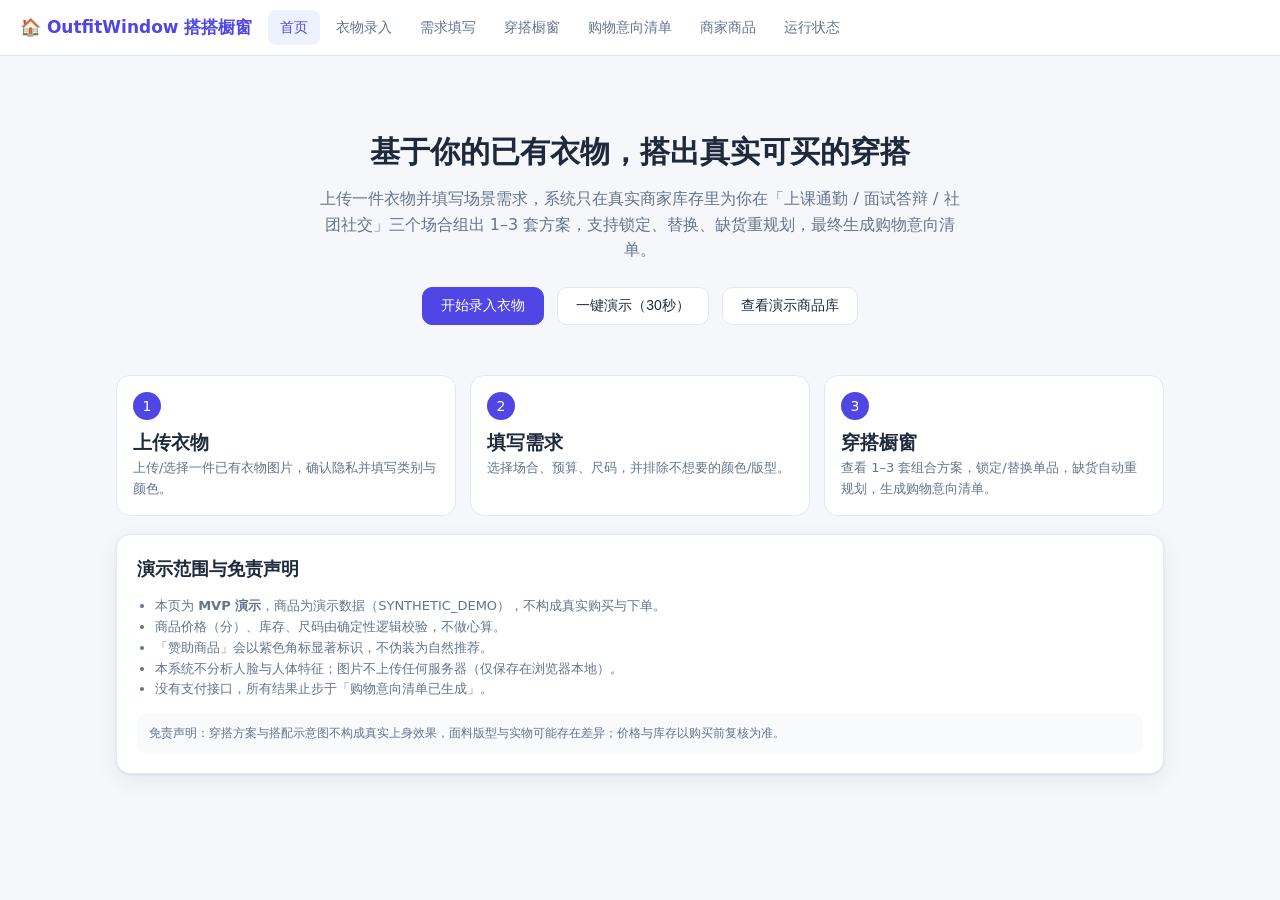
<file: deploy/index.html>
<!DOCTYPE html>
<html lang="zh-CN">
<head>
  <meta charset="UTF-8">
  <meta name="viewport" content="width=device-width, initial-scale=1.0">
  <title>OutfitWindow 搭搭橱窗 · 首页</title>
  <link rel="stylesheet" href="assets/css/style.css">
</head>
<body>
  <nav class="nav">
    <span class="brand">🏠 OutfitWindow 搭搭橱窗</span>
    <div class="links">
      <a href="index.html" data-page="index">首页</a>
      <a href="garment-upload.html" data-page="garment">衣物录入</a>
      <a href="requirement.html" data-page="requirement">需求填写</a>
      <a href="window.html" data-page="window">穿搭橱窗</a>
      <a href="shopping-list.html" data-page="shopping">购物意向清单</a>
      <a href="merchant.html" data-page="merchant">商家商品</a>
      <a href="status.html" data-page="status">运行状态</a>
    </div>
  </nav>

  <div class="container">
    <div class="hero">
      <h1>基于你的已有衣物，搭出真实可买的穿搭</h1>
      <p>上传一件衣物并填写场景需求，系统只在真实商家库存里为你在「上课通勤 / 面试答辩 / 社团社交」三个场合组出 1–3 套方案，支持锁定、替换、缺货重规划，最终生成购物意向清单。</p>
      <button class="btn btn-primary" onclick="location.href='garment-upload.html'">开始录入衣物</button>
      <button class="btn" onclick="quickDemo()" style="margin-left:8px">一键演示（30秒）</button>
      <button class="btn" onclick="location.href='merchant.html'" style="margin-left:8px">查看演示商品库</button>
    </div>

    <div class="step-cards">
      <div class="step">
        <div class="num">1</div>
        <h3>上传衣物</h3>
        <p class="small">上传/选择一件已有衣物图片，确认隐私并填写类别与颜色。</p>
      </div>
      <div class="step">
        <div class="num">2</div>
        <h3>填写需求</h3>
        <p class="small">选择场合、预算、尺码，并排除不想要的颜色/版型。</p>
      </div>
      <div class="step">
        <div class="num">3</div>
        <h3>穿搭橱窗</h3>
        <p class="small">查看 1–3 套组合方案，锁定/替换单品，缺货自动重规划，生成购物意向清单。</p>
      </div>
    </div>

    <div class="card">
      <h2>演示范围与免责声明</h2>
      <ul class="small" style="padding-left:18px">
        <li>本页为 <b>MVP 演示</b>，商品为演示数据（SYNTHETIC_DEMO），不构成真实购买与下单。</li>
        <li>商品价格（分）、库存、尺码由确定性逻辑校验，不做心算。</li>
        <li>「赞助商品」会以紫色角标显著标识，不伪装为自然推荐。</li>
        <li>本系统不分析人脸与人体特征；图片不上传任何服务器（仅保存在浏览器本地）。</li>
        <li>没有支付接口，所有结果止步于「购物意向清单已生成」。</li>
      </ul>
      <div class="disclaimer">免责声明：穿搭方案与搭配示意图不构成真实上身效果，面料版型与实物可能存在差异；价格与库存以购买前复核为准。</div>
    </div>
  </div>

  <script src="assets/js/data.js"></script>
  <script src="assets/js/engine.js"></script>
  <script src="assets/js/app.js"></script>
  <script>
    APP.initNav("index");
    function quickDemo() {
      APP.save(APP.KEYS.item, APP.demoAnchor());
      APP.save(APP.KEYS.req, APP.demoRequirements());
      const r = APP.generatePlansFromState();
      if (r.ok) {
        APP.log("quick_demo", { plan_count: r.result.plan_count });
        location.href = "window.html";
      } else {
        alert(r.message);
      }
    }
  </script>
</body>
</html>
</file>
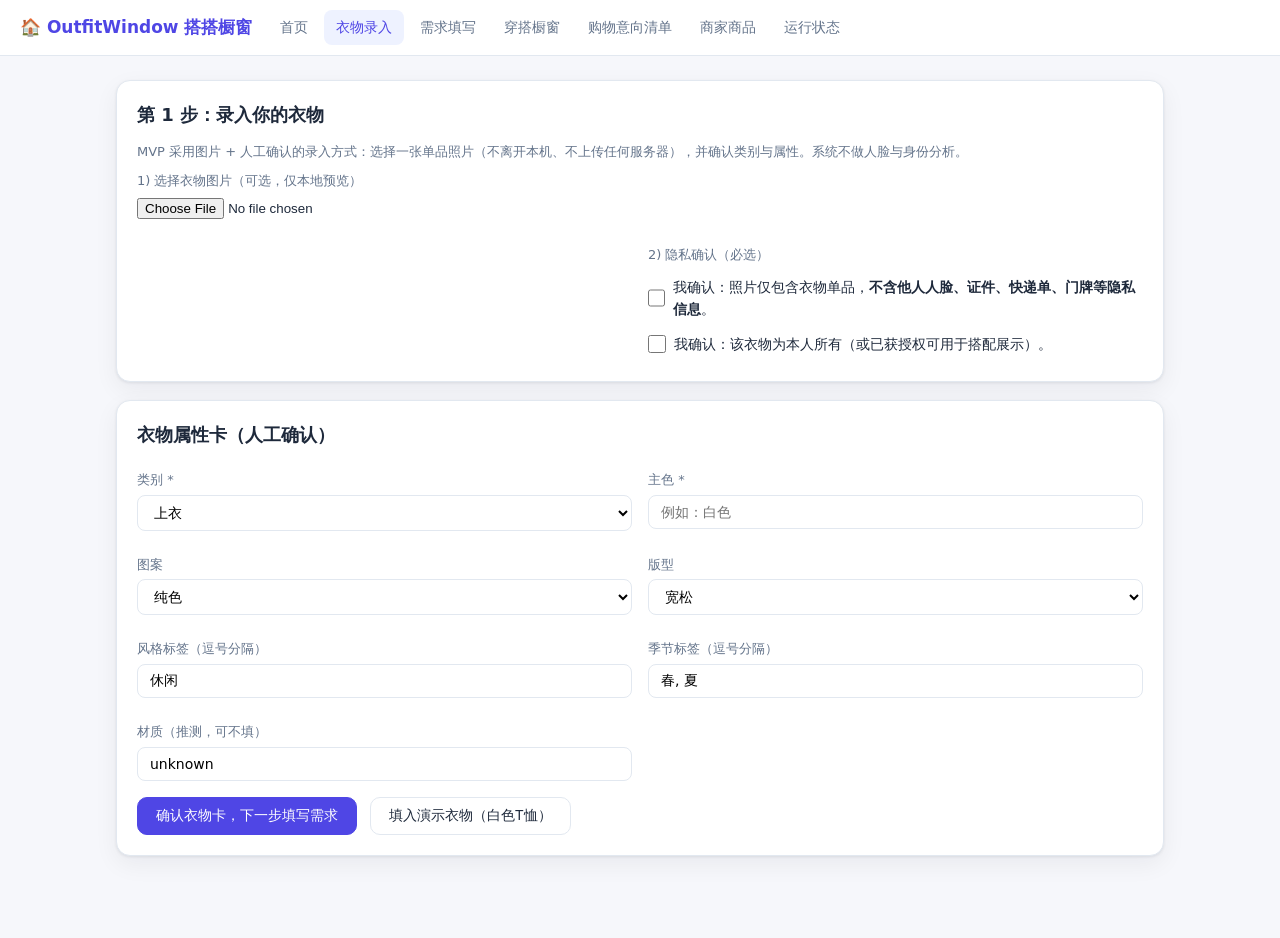
<file: deploy/garment-upload.html>
<!DOCTYPE html>
<html lang="zh-CN">
<head>
  <meta charset="UTF-8">
  <meta name="viewport" content="width=device-width, initial-scale=1.0">
  <title>衣物录入 · OutfitWindow</title>
  <link rel="stylesheet" href="assets/css/style.css">
</head>
<body>
  <nav class="nav">
    <span class="brand">🏠 OutfitWindow 搭搭橱窗</span>
    <div class="links">
      <a href="index.html" data-page="index">首页</a>
      <a href="garment-upload.html" data-page="garment">衣物录入</a>
      <a href="requirement.html" data-page="requirement">需求填写</a>
      <a href="window.html" data-page="window">穿搭橱窗</a>
      <a href="shopping-list.html" data-page="shopping">购物意向清单</a>
      <a href="merchant.html" data-page="merchant">商家商品</a>
      <a href="status.html" data-page="status">运行状态</a>
    </div>
  </nav>

  <div class="container">
    <div class="card">
      <h2>第 1 步：录入你的衣物</h2>
      <p class="small mb8">MVP 采用图片 + 人工确认的录入方式：选择一张单品照片（不离开本机、不上传任何服务器），并确认类别与属性。系统不做人脸与身份分析。</p>

      <label class="f">1) 选择衣物图片（可选，仅本地预览）</label>
      <input type="file" id="fileInput" accept="image/*" onchange="onFile(this)">

      <div class="grid grid-2 mt16">
        <div>
          <div id="previewWrap" class="hidden center" style="border:1px dashed var(--border);border-radius:10px;padding:10px">
            <img id="preview" style="max-width:100%;max-height:240px;border-radius:8px" alt="预览">
            <p class="small">图片仅在本机浏览器预览，不会上传。</p>
          </div>
        </div>
        <div>
          <label class="f">2) 隐私确认（必选）</label>
          <div class="check-row">
            <input type="checkbox" id="privacyOk">
            <span>我确认：照片仅包含衣物单品，<b>不含他人人脸、证件、快递单、门牌等隐私信息</b>。</span>
          </div>
          <div class="check-row">
            <input type="checkbox" id="privacyOwn">
            <span>我确认：该衣物为本人所有（或已获授权可用于搭配展示）。</span>
          </div>
        </div>
      </div>
    </div>

    <div class="card">
      <h2>衣物属性卡（人工确认）</h2>
      <div class="grid grid-2">
        <div>
          <label class="f">类别 *</label>
          <select id="category">
            <option value="上衣">上衣</option>
            <option value="下装">下装</option>
            <option value="外套">外套</option>
            <option value="鞋类">鞋类</option>
            <option value="包饰">包饰</option>
          </select>
        </div>
        <div>
          <label class="f">主色 *</label>
          <input type="text" id="primaryColor" placeholder="例如：白色" value="">
        </div>
        <div>
          <label class="f">图案</label>
          <select id="pattern">
            <option value="纯色" selected>纯色</option>
            <option value="条纹">条纹</option>
            <option value="格子">格子</option>
            <option value="印花">印花</option>
            <option value="无">无</option>
          </select>
        </div>
        <div>
          <label class="f">版型</label>
          <select id="silhouette">
            <option value="宽松">宽松</option>
            <option value="修身">修身</option>
            <option value="直筒">直筒</option>
            <option value="A字">A字</option>
            <option value="Oversize">Oversize</option>
          </select>
        </div>
        <div>
          <label class="f">风格标签（逗号分隔）</label>
          <input type="text" id="styleTags" placeholder="例如：休闲, 运动" value="休闲">
        </div>
        <div>
          <label class="f">季节标签（逗号分隔）</label>
          <input type="text" id="seasonTags" placeholder="例如：春, 夏" value="春, 夏">
        </div>
        <div>
          <label class="f">材质（推测，可不填）</label>
          <input type="text" id="material" placeholder="例如：棉（unknown 也可以）" value="unknown">
        </div>
      </div>
      <button class="btn btn-primary mt16" onclick="saveItem()">确认衣物卡，下一步填写需求</button>
      <button class="btn mt16" onclick="loadDemo()" style="margin-left:8px">填入演示衣物（白色T恤）</button>
    </div>
  </div>

  <script src="assets/js/data.js"></script>
  <script src="assets/js/engine.js"></script>
  <script src="assets/js/app.js"></script>
  <script>
    APP.initNav("garment");

    function onFile(input) {
      const f = input.files && input.files[0];
      if (!f) return;
      const url = URL.createObjectURL(f);
      document.getElementById("preview").src = url;
      document.getElementById("previewWrap").classList.remove("hidden");
      // 图片只做本地预览；MVP 不做真实视觉识别，由用户填写属性
      APP.log("image_selected", { name: f.name, size: f.size });
    }

    function loadDemo() {
      document.getElementById("category").value = "上衣";
      document.getElementById("primaryColor").value = "白色";
      document.getElementById("pattern").value = "纯色";
      document.getElementById("silhouette").value = "宽松";
      document.getElementById("styleTags").value = "休闲";
      document.getElementById("seasonTags").value = "春, 夏";
      document.getElementById("material").value = "棉";
      APP.log("demo_item_filled", {});
      alert("已填入演示衣物：白色宽松纯色T恤（与测试用例 C001 一致）");
    }

    function saveItem() {
      if (!document.getElementById("privacyOk").checked || !document.getElementById("privacyOwn").checked) {
        alert("请先完成两项隐私确认。");
        return;
      }
      const category = document.getElementById("category").value;
      const primaryColor = document.getElementById("primaryColor").value.trim();
      if (!primaryColor) { alert("请填写主色。"); return; }

      const tag = (v) => v.split(/[,，]/).map((s) => s.trim()).filter(Boolean);
      const item = {
        item_id: "C" + Math.floor(Math.random() * 90000 + 10000),
        user_id: "u-web",
        category,
        primary_color: primaryColor,
        pattern: document.getElementById("pattern").value,
        silhouette: document.getElementById("silhouette").value,
        style_tags: tag(document.getElementById("styleTags").value),
        season_tags: tag(document.getElementById("seasonTags").value),
        material_guess: document.getElementById("material").value.trim() || "unknown",
        user_confirmed: true,
        available_status: "available",
        source: "user_input",
        image_ref: "",
        closet_mates: [],
      };
      APP.save(APP.KEYS.item, item);
      APP.log("item_confirmed", { item_id: item.item_id, category, color: primaryColor });
      location.href = "requirement.html";
    }
  </script>
</body>
</html>
</file>
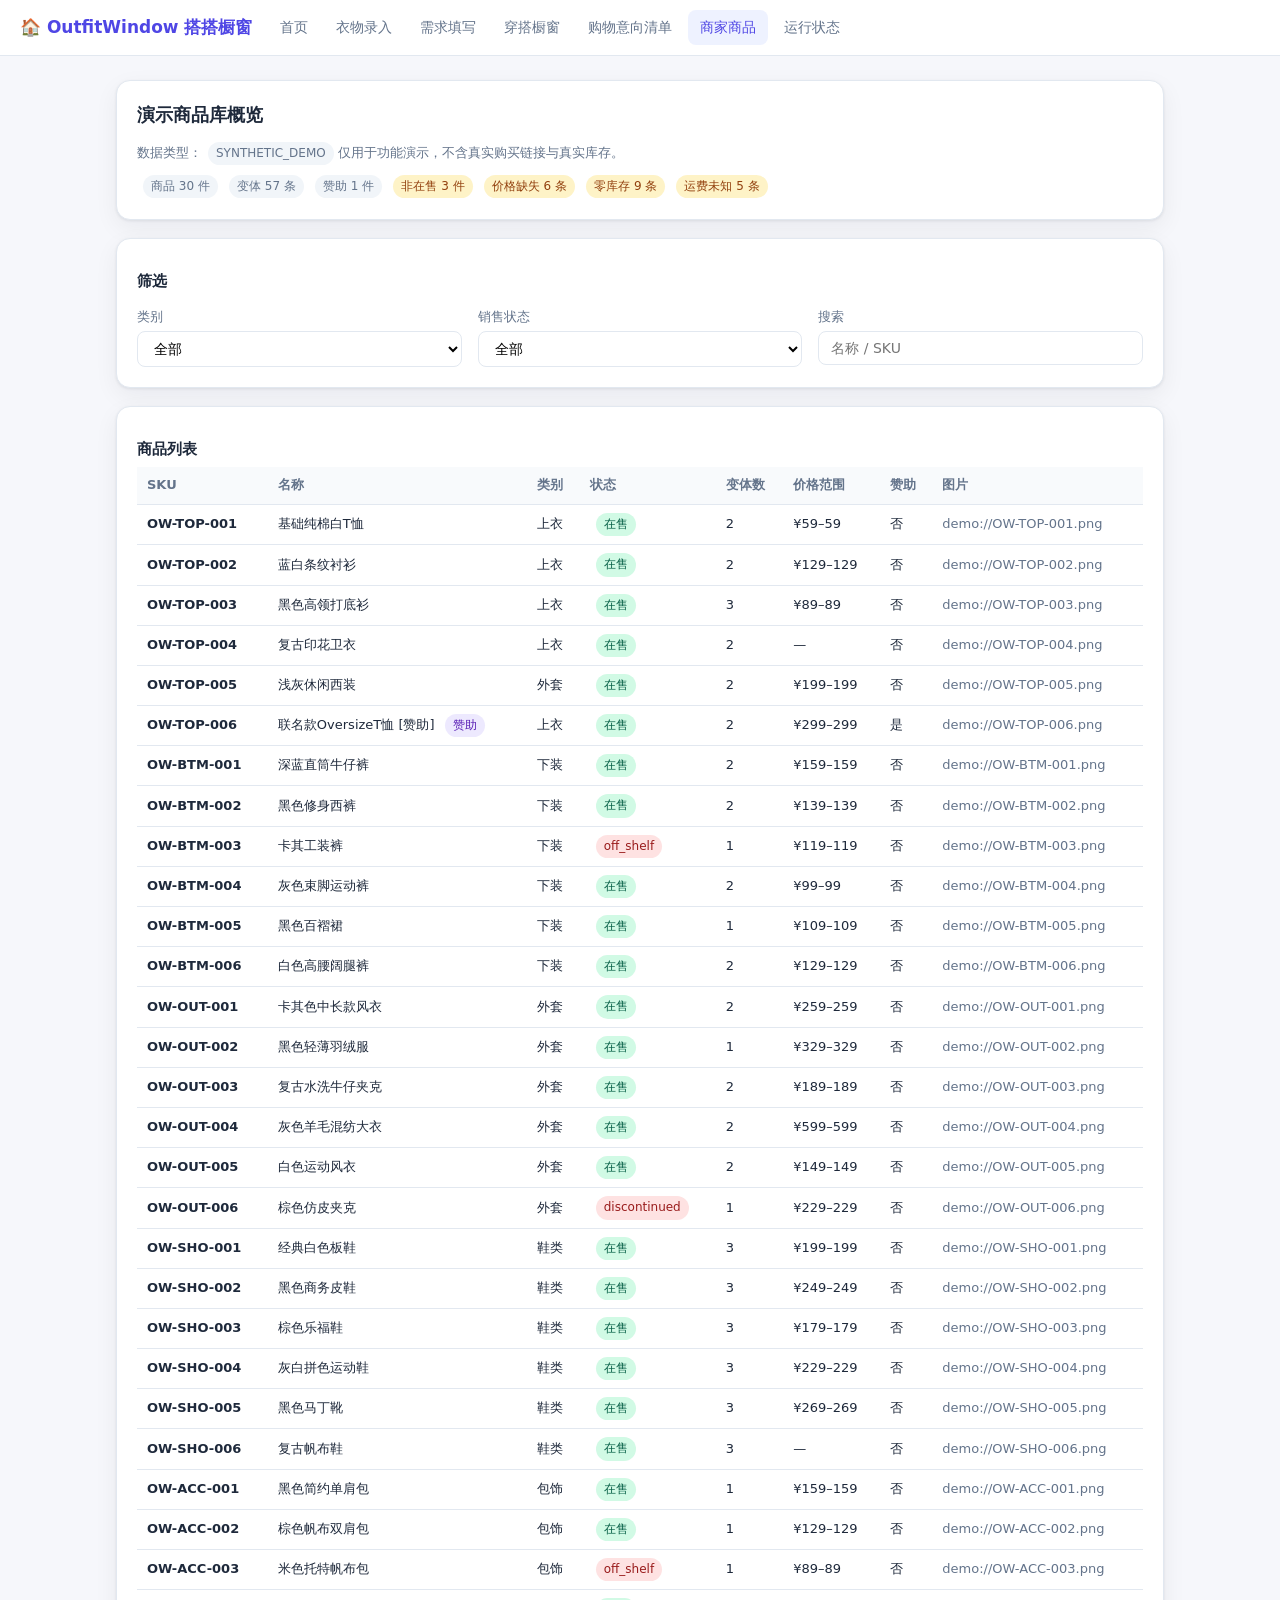
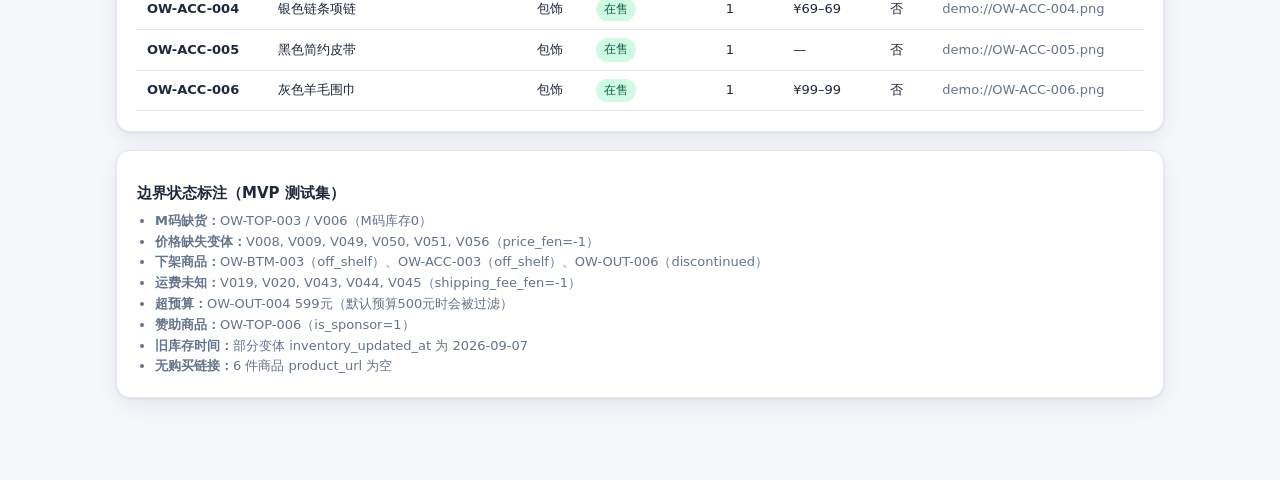
<file: deploy/merchant.html>
<!DOCTYPE html>
<html lang="zh-CN">
<head>
  <meta charset="UTF-8">
  <meta name="viewport" content="width=device-width, initial-scale=1.0">
  <title>商家商品管理 · OutfitWindow</title>
  <link rel="stylesheet" href="assets/css/style.css">
</head>
<body>
  <nav class="nav">
    <span class="brand">🏠 OutfitWindow 搭搭橱窗</span>
    <div class="links">
      <a href="index.html" data-page="index">首页</a>
      <a href="garment-upload.html" data-page="garment">衣物录入</a>
      <a href="requirement.html" data-page="requirement">需求填写</a>
      <a href="window.html" data-page="window">穿搭橱窗</a>
      <a href="shopping-list.html" data-page="shopping">购物意向清单</a>
      <a href="merchant.html" data-page="merchant">商家商品</a>
      <a href="status.html" data-page="status">运行状态</a>
    </div>
  </nav>

  <div class="container">
    <div class="card">
      <h2>演示商品库概览</h2>
      <p class="small">数据类型：<span class="badge">SYNTHETIC_DEMO</span> 仅用于功能演示，不含真实购买链接与真实库存。</p>
      <div id="stats" class="mt8"></div>
    </div>

    <div class="card">
      <h3>筛选</h3>
      <div class="grid grid-3">
        <div>
          <label class="f">类别</label>
          <select id="fCat" onchange="render()"><option value="">全部</option></select>
        </div>
        <div>
          <label class="f">销售状态</label>
          <select id="fStatus" onchange="render()">
            <option value="">全部</option><option value="on_sale">在售</option><option value="off_shelf">下架</option><option value="discontinued">停产</option>
          </select>
        </div>
        <div>
          <label class="f">搜索</label>
          <input type="text" id="fSearch" placeholder="名称 / SKU" oninput="render()">
        </div>
      </div>
    </div>

    <div class="card">
      <h3>商品列表</h3>
      <div style="overflow-x:auto">
        <table>
          <thead>
            <tr><th>SKU</th><th>名称</th><th>类别</th><th>状态</th><th>变体数</th><th>价格范围</th><th>赞助</th><th>图片</th></tr>
          </thead>
          <tbody id="tbody"></tbody>
        </table>
      </div>
    </div>

    <div class="card">
      <h3>边界状态标注（MVP 测试集）</h3>
      <div class="small" id="boundaryNotes"></div>
    </div>
  </div>

  <script src="assets/js/data.js"></script>
  <script src="assets/js/engine.js"></script>
  <script src="assets/js/app.js"></script>
  <script>
    APP.initNav("merchant");

    function init() {
      const cats = [...new Set(DEMO_DATA.products.map((p) => p.category))].sort();
      const sel = document.getElementById("fCat");
      cats.forEach((c) => { const o = document.createElement("option"); o.value = c; o.textContent = c; sel.appendChild(o); });

      const total = DEMO_DATA.products.length;
      const variants = DEMO_DATA.variants.length;
      const sponsor = DEMO_DATA.products.filter((p) => p.is_sponsor).length;
      const off = DEMO_DATA.products.filter((p) => p.sale_status !== "on_sale").length;
      const noPrice = DEMO_DATA.variants.filter((v) => v.price_fen < 0).length;
      const zeroStock = DEMO_DATA.variants.filter((v) => v.stock_qty === 0).length;
      const unknownFee = DEMO_DATA.variants.filter((v) => v.shipping_fee_fen < 0).length;
      document.getElementById("stats").innerHTML = `
        <span class="badge">商品 ${total} 件</span>
        <span class="badge">变体 ${variants} 条</span>
        <span class="badge">赞助 ${sponsor} 件</span>
        <span class="badge warn">非在售 ${off} 件</span>
        <span class="badge warn">价格缺失 ${noPrice} 条</span>
        <span class="badge warn">零库存 ${zeroStock} 条</span>
        <span class="badge warn">运费未知 ${unknownFee} 条</span>
      `;

      document.getElementById("boundaryNotes").innerHTML = `
        <ul style="padding-left:18px">
          <li><b>M码缺货：</b>OW-TOP-003 / V006（M码库存0）</li>
          <li><b>价格缺失变体：</b>V008, V009, V049, V050, V051, V056（price_fen=-1）</li>
          <li><b>下架商品：</b>OW-BTM-003（off_shelf）、OW-ACC-003（off_shelf）、OW-OUT-006（discontinued）</li>
          <li><b>运费未知：</b>V019, V020, V043, V044, V045（shipping_fee_fen=-1）</li>
          <li><b>超预算：</b>OW-OUT-004 599元（默认预算500元时会被过滤）</li>
          <li><b>赞助商品：</b>OW-TOP-006（is_sponsor=1）</li>
          <li><b>旧库存时间：</b>部分变体 inventory_updated_at 为 2026-09-07</li>
          <li><b>无购买链接：</b>6 件商品 product_url 为空</li>
        </ul>
      `;

      render();
    }

    function render() {
      const cat = document.getElementById("fCat").value;
      const status = document.getElementById("fStatus").value;
      const q = document.getElementById("fSearch").value.trim().toLowerCase();

      const rows = DEMO_DATA.products.filter((p) => {
        if (cat && p.category !== cat) return false;
        if (status && p.sale_status !== status) return false;
        if (q && !((p.sku_id + p.product_name).toLowerCase().includes(q))) return false;
        return true;
      });

      const byPid = {};
      DEMO_DATA.products.forEach((p) => (byPid[p.product_id] = p));
      const vmap = {};
      DEMO_DATA.variants.forEach((v) => {
        vmap[v.product_id] = vmap[v.product_id] || [];
        vmap[v.product_id].push(v);
      });

      document.getElementById("tbody").innerHTML = rows.map((p) => {
        const vs = vmap[p.product_id] || [];
        const prices = vs.map((v) => v.price_fen).filter((x) => x >= 0);
        const priceText = prices.length ? `¥${(Math.min(...prices) / 100).toFixed(0)}–${(Math.max(...prices) / 100).toFixed(0)}` : "—";
        const sponsor = p.is_sponsor ? '<span class="badge sponsor">赞助</span>' : '';
        const st = p.sale_status === "on_sale" ? '<span class="badge ok">在售</span>' : '<span class="badge danger">' + p.sale_status + '</span>';
        return `<tr>
          <td><b>${p.sku_id}</b></td>
          <td>${p.product_name} ${sponsor}</td>
          <td>${p.category}</td>
          <td>${st}</td>
          <td>${vs.length}</td>
          <td>${priceText}</td>
          <td>${p.is_sponsor ? '是' : '否'}</td>
          <td class="small">${p.image_ref || '—'}</td>
        </tr>`;
      }).join("");
    }

    init();
  </script>
</body>
</html>
</file>
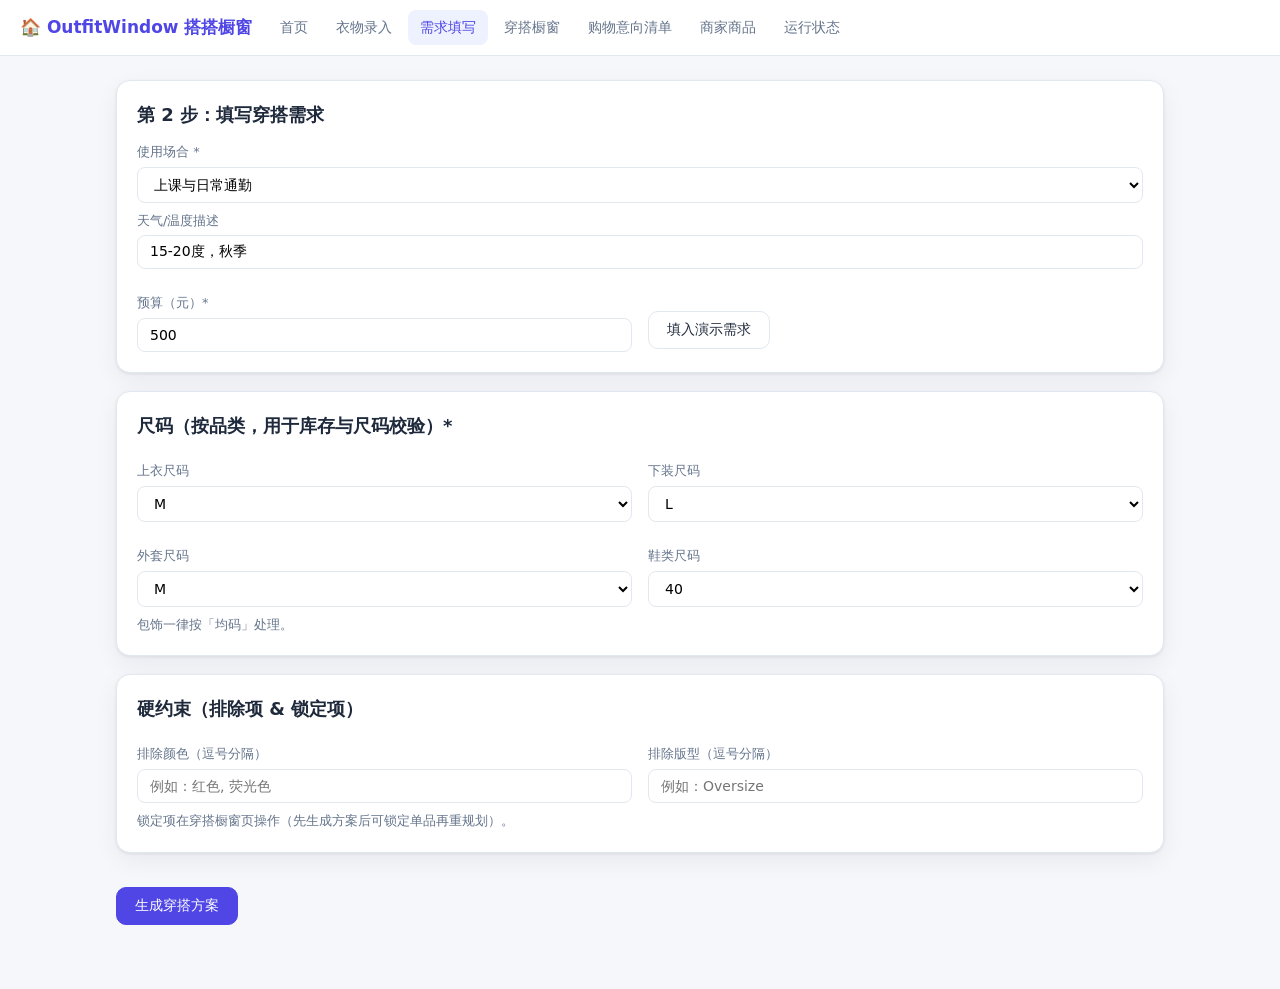
<file: deploy/requirement.html>
<!DOCTYPE html>
<html lang="zh-CN">
<head>
  <meta charset="UTF-8">
  <meta name="viewport" content="width=device-width, initial-scale=1.0">
  <title>需求填写 · OutfitWindow</title>
  <link rel="stylesheet" href="assets/css/style.css">
</head>
<body>
  <nav class="nav">
    <span class="brand">🏠 OutfitWindow 搭搭橱窗</span>
    <div class="links">
      <a href="index.html" data-page="index">首页</a>
      <a href="garment-upload.html" data-page="garment">衣物录入</a>
      <a href="requirement.html" data-page="requirement">需求填写</a>
      <a href="window.html" data-page="window">穿搭橱窗</a>
      <a href="shopping-list.html" data-page="shopping">购物意向清单</a>
      <a href="merchant.html" data-page="merchant">商家商品</a>
      <a href="status.html" data-page="status">运行状态</a>
    </div>
  </nav>

  <div class="container">
    <div class="card">
      <h2>第 2 步：填写穿搭需求</h2>

      <label class="f">使用场合 *</label>
      <select id="occasion">
        <option value="上课与日常通勤">上课与日常通勤</option>
        <option value="面试与答辩">面试与答辩</option>
        <option value="社团活动与普通社交">社团活动与普通社交</option>
      </select>

      <label class="f">天气/温度描述</label>
      <input type="text" id="temperature" placeholder="例如：15-20度，秋季" value="15-20度，秋季">

      <div class="grid grid-2 mt16">
        <div>
          <label class="f">预算（元）*</label>
          <input type="number" id="budget" min="1" step="1" value="500">
        </div>
        <div style="padding-top:26px">
          <button class="btn" onclick="fillDemo()">填入演示需求</button>
        </div>
      </div>
    </div>

    <div class="card">
      <h2>尺码（按品类，用于库存与尺码校验）*</h2>
      <div class="grid grid-2">
        <div>
          <label class="f">上衣尺码</label>
          <select id="size_top"><option value="S">S</option><option value="M" selected>M</option><option value="L">L</option><option value="均码">均码</option></select>
        </div>
        <div>
          <label class="f">下装尺码</label>
          <select id="size_bottom"><option value="S">S</option><option value="M">M</option><option value="L" selected>L</option><option value="均码">均码</option></select>
        </div>
        <div>
          <label class="f">外套尺码</label>
          <select id="size_out"><option value="S">S</option><option value="M" selected>M</option><option value="L">L</option><option value="均码">均码</option></select>
        </div>
        <div>
          <label class="f">鞋类尺码</label>
          <select id="size_shoe"><option value="39">39</option><option value="40" selected>40</option><option value="41">41</option><option value="均码">均码</option></select>
        </div>
      </div>
      <p class="small mt8">包饰一律按「均码」处理。</p>
    </div>

    <div class="card">
      <h2>硬约束（排除项 & 锁定项）</h2>
      <div class="grid grid-2">
        <div>
          <label class="f">排除颜色（逗号分隔）</label>
          <input type="text" id="excludeColors" placeholder="例如：红色, 荧光色" value="">
        </div>
        <div>
          <label class="f">排除版型（逗号分隔）</label>
          <input type="text" id="excludeSilhouettes" placeholder="例如：Oversize" value="">
        </div>
      </div>
      <p class="small mt8">锁定项在穿搭橱窗页操作（先生成方案后可锁定单品再重规划）。</p>
    </div>

    <button class="btn btn-primary mt16" onclick="saveReq()">生成穿搭方案</button>
  </div>

  <script src="assets/js/data.js"></script>
  <script src="assets/js/engine.js"></script>
  <script src="assets/js/app.js"></script>
  <script>
    APP.initNav("requirement");

    function fillDemo() {
      document.getElementById("occasion").value = "上课与日常通勤";
      document.getElementById("temperature").value = "15-20度，秋季";
      document.getElementById("budget").value = "500";
      document.getElementById("size_top").value = "M";
      document.getElementById("size_bottom").value = "L";
      document.getElementById("size_out").value = "M";
      document.getElementById("size_shoe").value = "40";
      document.getElementById("excludeColors").value = "";
      document.getElementById("excludeSilhouettes").value = "";
      APP.log("demo_req_filled", {});
      alert("已填入演示需求（上课通勤、500元、M/L/40码）。");
    }

    function saveReq() {
      const item = APP.load(APP.KEYS.item);
      if (!item) { alert("请先在第 1 步录入衣物。"); location.href = "garment-upload.html"; return; }

      const tag = (v) => v.split(/[,，]/).map((s) => s.trim()).filter(Boolean);
      const budget = parseInt(document.getElementById("budget").value, 10);
      if (!(budget > 0)) { alert("预算必须为正数。"); return; }

      const req = {
        occasion: document.getElementById("occasion").value,
        temperature_text: document.getElementById("temperature").value.trim(),
        budget_fen: Math.round(budget * 100),
        size_requirements: {
          上衣: document.getElementById("size_top").value,
          下装: document.getElementById("size_bottom").value,
          外套: document.getElementById("size_out").value,
          鞋类: document.getElementById("size_shoe").value,
        },
        hard: {
          exclude_colors: tag(document.getElementById("excludeColors").value),
          exclude_silhouettes: tag(document.getElementById("excludeSilhouettes").value),
          exclude_categories: [],
          max_budget_fen: Math.round(budget * 100),
          locked_items: APP.load(APP.KEYS.locked, []),
        },
        soft_preferences: {},
      };
      APP.save(APP.KEYS.req, req);
      APP.log("requirements_confirmed", { occasion: req.occasion, budget_fen: req.budget_fen });

      const r = APP.generatePlansFromState();
      if (!r.ok) { alert("未生成任何方案：" + r.message); return; }
      location.href = "window.html";
    }
  </script>
</body>
</html>
</file>
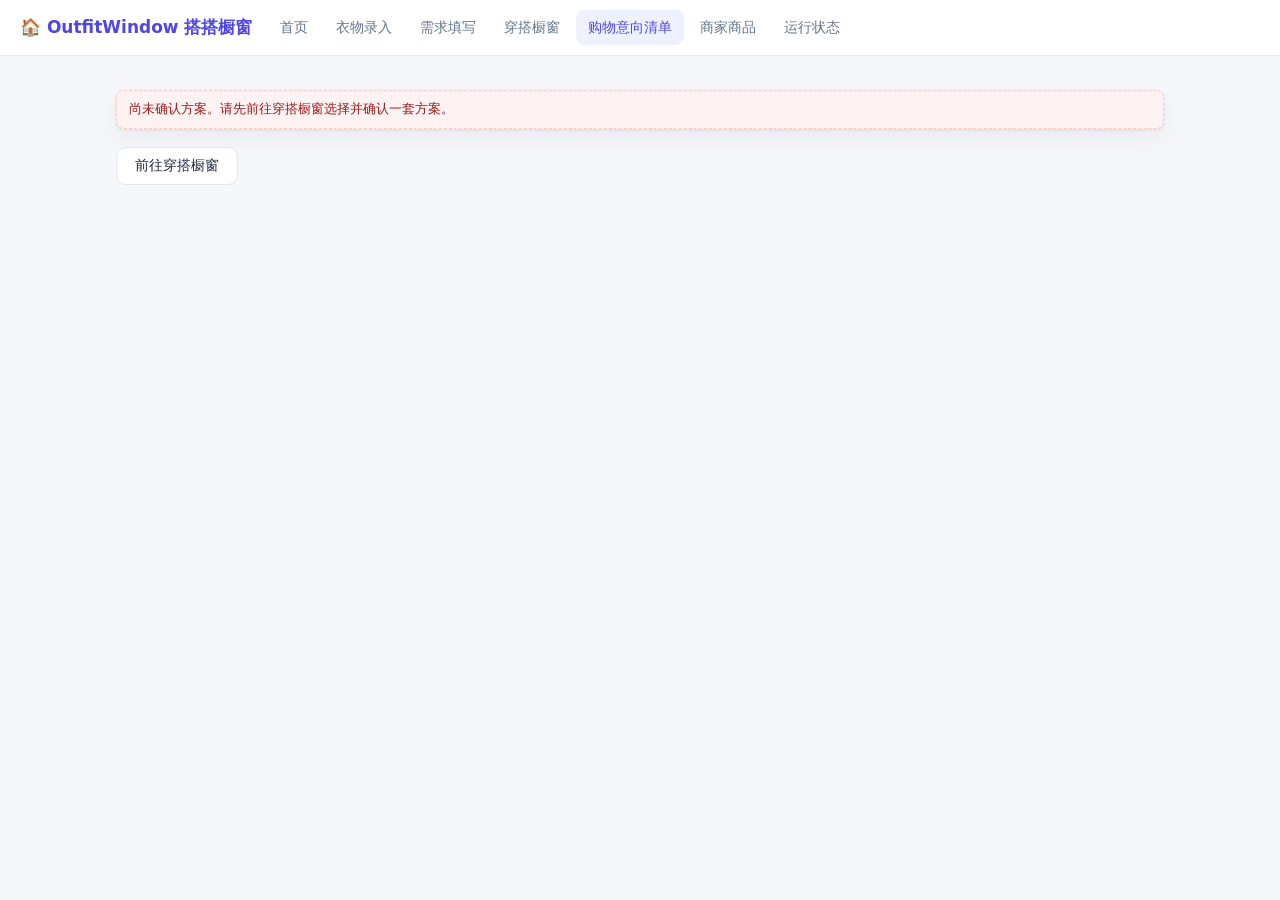
<file: deploy/shopping-list.html>
<!DOCTYPE html>
<html lang="zh-CN">
<head>
  <meta charset="UTF-8">
  <meta name="viewport" content="width=device-width, initial-scale=1.0">
  <title>购物意向清单 · OutfitWindow</title>
  <link rel="stylesheet" href="assets/css/style.css">
</head>
<body>
  <nav class="nav">
    <span class="brand">🏠 OutfitWindow 搭搭橱窗</span>
    <div class="links">
      <a href="index.html" data-page="index">首页</a>
      <a href="garment-upload.html" data-page="garment">衣物录入</a>
      <a href="requirement.html" data-page="requirement">需求填写</a>
      <a href="window.html" data-page="window">穿搭橱窗</a>
      <a href="shopping-list.html" data-page="shopping">购物意向清单</a>
      <a href="merchant.html" data-page="merchant">商家商品</a>
      <a href="status.html" data-page="status">运行状态</a>
    </div>
  </nav>

  <div class="container">
    <div class="card">
      <h2>第 4 步：购物意向清单</h2>
      <p class="small">当前状态：<span id="listStatus" class="badge">—</span></p>
      <p class="small mt8">这是你的购物意向汇总，<b>不构成下单</b>。最终价格与库存请以前往商家页面复核为准。</p>
    </div>

    <div class="card">
      <h3>自有衣物（不计入购买金额）</h3>
      <div id="closetItems"></div>
    </div>

    <div class="card">
      <h3>待购买商品</h3>
      <div id="purchaseItems"></div>
    </div>

    <div class="card">
      <h3>费用明细</h3>
      <div id="financial"></div>
    </div>

    <div class="card">
      <h3>待确认事项</h3>
      <div id="pending"></div>
    </div>

    <div class="card">
      <button class="btn btn-primary" onclick="location.href='window.html'">返回橱窗调整方案</button>
      <button class="btn" onclick="location.href='index.html'">回到首页重新来</button>
    </div>

    <div id="disclaimerBox"></div>
  </div>

  <script src="assets/js/data.js"></script>
  <script src="assets/js/engine.js"></script>
  <script src="assets/js/app.js"></script>
  <script>
    APP.initNav("shopping");

    function init() {
      const plan = APP.load(APP.KEYS.confirmed);
      if (!plan) {
        document.querySelector(".container").innerHTML = '<div class="card tip danger">尚未确认方案。请先前往穿搭橱窗选择并确认一套方案。</div><button class="btn" onclick="location.href=\'window.html\'">前往穿搭橱窗</button>';
        return;
      }
      const sl = EN.buildShoppingList(plan, new Date().toISOString());

      document.getElementById("listStatus").textContent = sl.status;

      // 自有衣物
      document.getElementById("closetItems").innerHTML = sl.closet_items.length
        ? sl.closet_items.map((c) => `<div class="catalog-row">
            <div class="thumb">👕</div>
            <div style="flex:1"><b>${c.role}</b> · ${c.name}</div>
          </div>`).join("")
        : '<p class="small">无自有衣物（锚点可能被标记为商家商品，或在衣橱中未单独列出）。</p>';

      // 待购买
      document.getElementById("purchaseItems").innerHTML = sl.purchase_items.length
        ? sl.purchase_items.map((p) => {
            const sponsor = p.is_sponsor ? '<span class="badge sponsor">赞助</span>' : '';
            const btn = p.has_url
              ? `<a class="btn btn-ghost" href="${p.product_url}" target="_blank" rel="noopener">前往商品页</a>`
              : '<span class="badge warn">暂无商品链接</span>';
            return `<div class="catalog-row">
              <div class="thumb">🛍️</div>
              <div style="flex:1">
                <div><b>${p.role}</b> ${sponsor} · ${p.name}</div>
                <div class="small">${p.color || ''} · 尺码 ${p.size} · ¥${(p.price_fen / 100).toFixed(2)}</div>
              </div>
              <div>${btn}</div>
            </div>`;
          }).join("")
        : '<p class="small">无待购买商品（方案全部使用自有衣物）。</p>';

      // 费用
      const fs = sl.financial_summary;
      document.getElementById("financial").innerHTML = `
        <div class="grid grid-2">
          <div>商品小计：<b>¥${(fs.purchase_subtotal_fen / 100).toFixed(2)}</b></div>
          <div>已知运费：<b>¥${(fs.known_fee_fen / 100).toFixed(2)}</b></div>
          <div>未知运费件数：<b>${fs.unknown_fee_list.length}</b></div>
          <div>最终金额确定：<b>${fs.final_amount_determined ? '是' : '否'}</b></div>
        </div>
        <div class="tip mt8">${fs.message}</div>
        ${fs.final_amount_fen !== null ? `<div class="mt8">预估合计：<b>¥${(fs.final_amount_fen / 100).toFixed(2)}</b></div>` : ''}
      `;

      // 待确认
      document.getElementById("pending").innerHTML = sl.pending_confirmations.map((t) => `<div class="check-row">⚠️ ${t}</div>`).join("");

      // 免责声明
      document.getElementById("disclaimerBox").innerHTML = `<div class="disclaimer">${sl.disclaimer}</div>`;

      APP.log("shopping_list_rendered", { list_id: sl.list_id, item_count: sl.purchase_items.length });
    }

    init();
  </script>
</body>
</html>
</file>
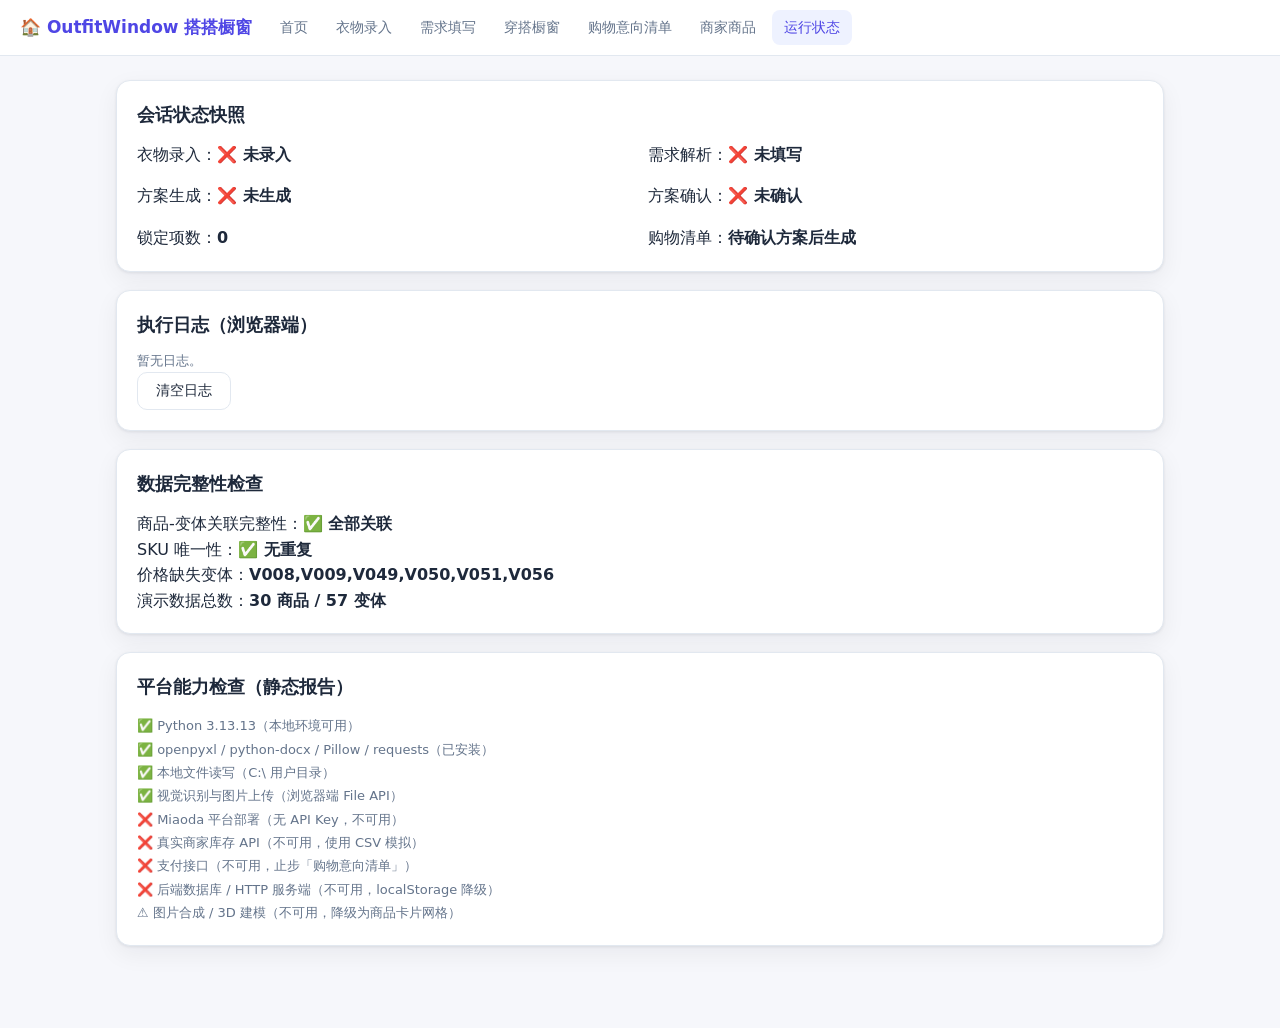
<file: deploy/status.html>
<!DOCTYPE html>
<html lang="zh-CN">
<head>
  <meta charset="UTF-8">
  <meta name="viewport" content="width=device-width, initial-scale=1.0">
  <title>运行状态与日志 · OutfitWindow</title>
  <link rel="stylesheet" href="assets/css/style.css">
</head>
<body>
  <nav class="nav">
    <span class="brand">🏠 OutfitWindow 搭搭橱窗</span>
    <div class="links">
      <a href="index.html" data-page="index">首页</a>
      <a href="garment-upload.html" data-page="garment">衣物录入</a>
      <a href="requirement.html" data-page="requirement">需求填写</a>
      <a href="window.html" data-page="window">穿搭橱窗</a>
      <a href="shopping-list.html" data-page="shopping">购物意向清单</a>
      <a href="merchant.html" data-page="merchant">商家商品</a>
      <a href="status.html" data-page="status">运行状态</a>
    </div>
  </nav>

  <div class="container">
    <div class="card">
      <h2>会话状态快照</h2>
      <div id="stateSnapshot" class="mt8"></div>
    </div>

    <div class="card">
      <h2>执行日志（浏览器端）</h2>
      <div id="logs" class="mt8"></div>
      <button class="btn" onclick="clearLogs()">清空日志</button>
    </div>

    <div class="card">
      <h2>数据完整性检查</h2>
      <div id="dataCheck" class="mt8"></div>
    </div>

    <div class="card">
      <h2>平台能力检查（静态报告）</h2>
      <div class="small" style="line-height:1.8">
        <div>✅ Python 3.13.13（本地环境可用）</div>
        <div>✅ openpyxl / python-docx / Pillow / requests（已安装）</div>
        <div>✅ 本地文件读写（C:\ 用户目录）</div>
        <div>✅ 视觉识别与图片上传（浏览器端 File API）</div>
        <div>❌ Miaoda 平台部署（无 API Key，不可用）</div>
        <div>❌ 真实商家库存 API（不可用，使用 CSV 模拟）</div>
        <div>❌ 支付接口（不可用，止步「购物意向清单」）</div>
        <div>❌ 后端数据库 / HTTP 服务端（不可用，localStorage 降级）</div>
        <div>⚠️ 图片合成 / 3D 建模（不可用，降级为商品卡片网格）</div>
      </div>
    </div>
  </div>

  <script src="assets/js/data.js"></script>
  <script src="assets/js/engine.js"></script>
  <script src="assets/js/app.js"></script>
  <script>
    APP.initNav("status");

    function init() {
      // 状态快照
      const item = APP.load(APP.KEYS.item);
      const req = APP.load(APP.KEYS.req);
      const plansMeta = APP.load(APP.KEYS.plans);
      const confirmed = APP.load(APP.KEYS.confirmed);
      const locked = APP.load(APP.KEYS.locked, []);

      document.getElementById("stateSnapshot").innerHTML = `
        <div class="grid grid-2">
          <div>衣物录入：<b>${item ? '✅ 已确认（' + item.category + '）' : '❌ 未录入'}</b></div>
          <div>需求解析：<b>${req ? '✅ 已确认（' + req.occasion + ' / ¥' + (req.budget_fen/100) + '）' : '❌ 未填写'}</b></div>
          <div>方案生成：<b>${plansMeta ? '✅ ' + plansMeta.result.plan_count + ' 套' : '❌ 未生成'}</b></div>
          <div>方案确认：<b>${confirmed ? '✅ 已确认（' + confirmed.plan_label + '）' : '❌ 未确认'}</b></div>
          <div>锁定项数：<b>${locked.length}</b></div>
          <div>购物清单：<b>${confirmed ? '可生成' : '待确认方案后生成'}</b></div>
        </div>
      `;

      // 日志
      const logs = APP.load(APP.KEYS.logs, []);
      document.getElementById("logs").innerHTML = logs.length
        ? logs.slice().reverse().map((e) =>
            `<div class="log-line"><span class="ts">${e.ts.split("T").join(" ").slice(0,19)}</span> ${e.event_type}${e.operation && e.operation.plan_count !== undefined ? ' (' + e.operation.plan_count + '套)' : ''}</div>`
          ).join("")
        : '<p class="small">暂无日志。</p>';

      // 数据完整性检查
      const missingPids = new Set(DEMO_DATA.variants.map((v) => v.product_id));
      DEMO_DATA.products.forEach((p) => missingPids.delete(p.product_id));
      const dupSkus = [];
      const seen = new Set();
      DEMO_DATA.products.forEach((p) => { if (seen.has(p.sku_id)) dupSkus.push(p.sku_id); seen.add(p.sku_id); });
      const zeroPrice = DEMO_DATA.variants.filter((v) => v.price_fen < 0).map((v) => v.variant_id);
      document.getElementById("dataCheck").innerHTML = `
        <div>商品-变体关联完整性：<b>${missingPids.size ? '❌ 缺失 ' + [...missingPids].join(",") : '✅ 全部关联'}</b></div>
        <div>SKU 唯一性：<b>${dupSkus.length ? '❌ 重复 ' + dupSkus.join(",") : '✅ 无重复'}</b></div>
        <div>价格缺失变体：<b>${zeroPrice.length ? zeroPrice.join(",") : '无'}</b></div>
        <div>演示数据总数：<b>${DEMO_DATA.products.length} 商品 / ${DEMO_DATA.variants.length} 变体</b></div>
      `;
    }

    function clearLogs() {
      localStorage.removeItem(APP.KEYS.logs);
      init();
    }

    init();
  </script>
</body>
</html>
</file>
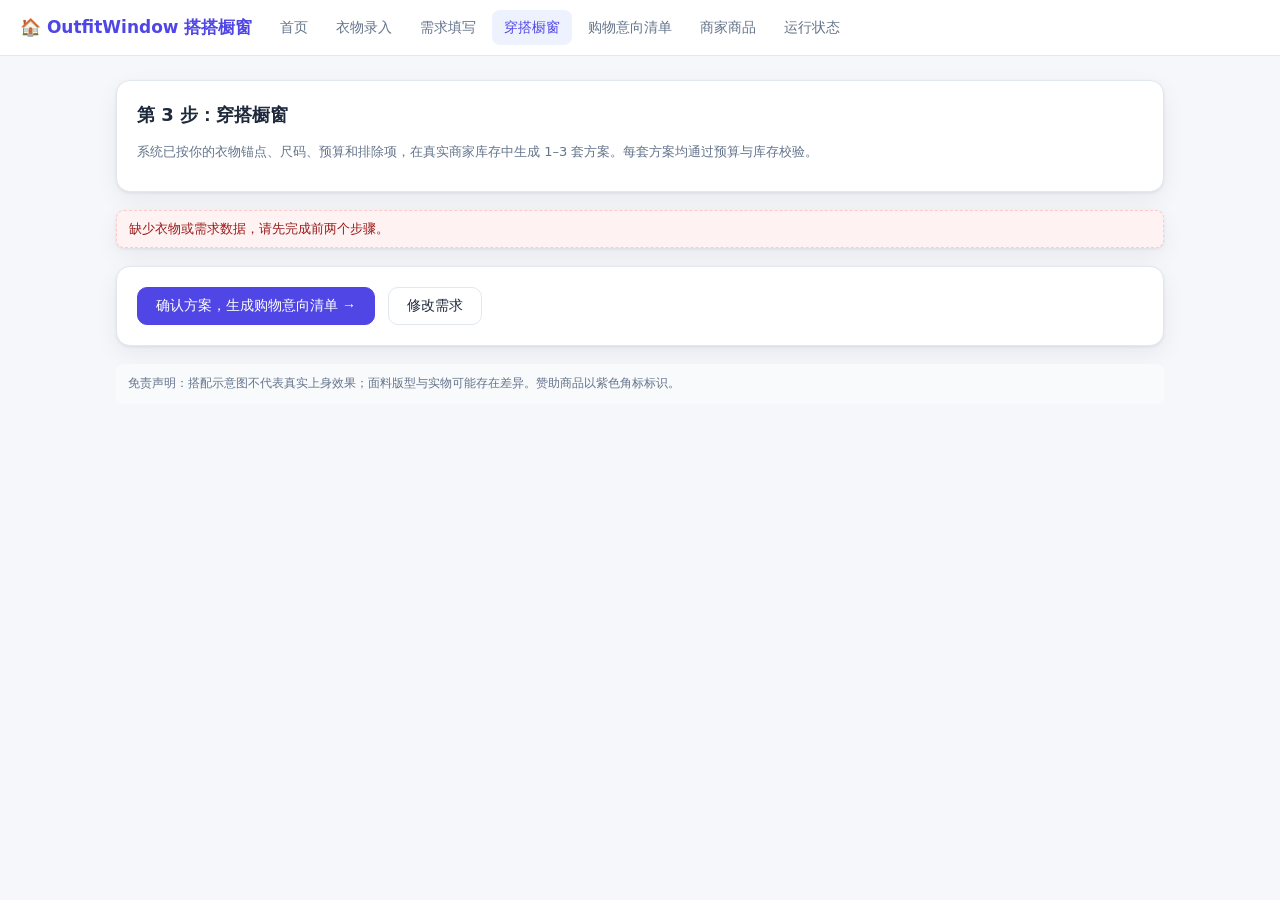
<file: deploy/window.html>
<!DOCTYPE html>
<html lang="zh-CN">
<head>
  <meta charset="UTF-8">
  <meta name="viewport" content="width=device-width, initial-scale=1.0">
  <title>穿搭橱窗 · OutfitWindow</title>
  <link rel="stylesheet" href="assets/css/style.css">
</head>
<body>
  <nav class="nav">
    <span class="brand">🏠 OutfitWindow 搭搭橱窗</span>
    <div class="links">
      <a href="index.html" data-page="index">首页</a>
      <a href="garment-upload.html" data-page="garment">衣物录入</a>
      <a href="requirement.html" data-page="requirement">需求填写</a>
      <a href="window.html" data-page="window">穿搭橱窗</a>
      <a href="shopping-list.html" data-page="shopping">购物意向清单</a>
      <a href="merchant.html" data-page="merchant">商家商品</a>
      <a href="status.html" data-page="status">运行状态</a>
    </div>
  </nav>

  <div class="container">
    <div class="card">
      <h2>第 3 步：穿搭橱窗</h2>
      <p class="small">系统已按你的衣物锚点、尺码、预算和排除项，在真实商家库存中生成 1–3 套方案。每套方案均通过预算与库存校验。</p>
      <div id="summary" class="mt8"></div>
    </div>

    <div id="plansArea"></div>

    <div class="card hidden" id="lockPanel">
      <h3>🔒 锁定与替换操作</h3>
      <p class="small">先点击某套方案的「选中方案」按钮，再勾选要锁定的单品；然后可以替换未锁定的单品或重新生成。</p>
      <div id="lockControls" class="mt8"></div>
      <div class="mt8">
        <button class="btn btn-primary" onclick="replan()" id="btnReplan">保留锁定项，重新生成</button>
        <button class="btn btn-danger" onclick="clearLocks()" style="margin-left:8px">清除所有锁定</button>
      </div>
    </div>

    <div class="card">
      <button class="btn btn-primary" onclick="confirmPlan()">确认方案，生成购物意向清单 →</button>
      <button class="btn" onclick="location.href='requirement.html'" style="margin-left:8px">修改需求</button>
    </div>

    <div class="disclaimer">免责声明：搭配示意图不代表真实上身效果；面料版型与实物可能存在差异。赞助商品以紫色角标标识。</div>
  </div>

  <script src="assets/js/data.js"></script>
  <script src="assets/js/engine.js"></script>
  <script src="assets/js/app.js"></script>
  <script>
    APP.initNav("window");

    let plans = [];
    let selectedPlanIndex = -1;
    let lockedKeys = new Set();

    function init() {
      const item = APP.load(APP.KEYS.item);
      const req = APP.load(APP.KEYS.req);
      if (!item || !req) {
        document.getElementById("plansArea").innerHTML = '<div class="card tip danger">缺少衣物或需求数据，请先完成前两个步骤。</div>';
        return;
      }
      const result = EN.planOutfits({
        anchor: item, closetItems: item.closet_mates || [],
        products: DEMO_DATA.products, variants: DEMO_DATA.variants,
        req,
      });
      plans = result.plans;
      plans.forEach((p) => EN.validatePlan(p, req));

      const sum = document.getElementById("summary");
      sum.innerHTML = `<span class="badge ok">生成 ${result.plan_count} 套方案</span> ` +
        `<span class="badge">可用候选商品 ${result.eligible_variant_count} 件</span> ` +
        (result.roles_missing.length ? `<span class="badge warn">未补齐角色：${result.roles_missing.join(", ")}</span>` : "");

      renderPlans();
      document.getElementById("lockPanel").classList.remove("hidden");
    }

    function renderPlans() {
      const area = document.getElementById("plansArea");
      if (!plans.length) {
        area.innerHTML = '<div class="card tip danger">未生成任何方案：可能是预算过低、尺码无库存或排除项过严。</div>';
        return;
      }
      area.innerHTML = plans.map((p, idx) => {
        const isSel = idx === selectedPlanIndex;
        const itemsHtml = p.items.map((it) => {
          const sponsor = it.is_sponsor ? '<span class="badge sponsor">赞助</span>' : '';
          const price = it.source === "closet" ? '<span style="color:var(--muted)">已有</span>' : `¥${(it.price_fen / 100).toFixed(2)}`;
          return `<div class="plan-item">
            <div class="thumb">${it.source === "closet" ? '👕' : '🛍️'}</div>
            <div class="meta">
              <div><b>${it.role}</b> ${sponsor} · ${it.product_name || ""}</div>
              <div class="small">${it.color || ""} ${it.size ? '· 尺码 ' + it.size : ''} ${it.source === "closet" ? '· 自有衣物' : ''}</div>
            </div>
            <div class="price">${price}</div>
          </div>`;
        }).join("");

        const checks = (p.validated && p.validated.checks) || [];
        const checkBad = checks.filter((c) => !c.passed);
        const statusBadge = checkBad.length
          ? `<span class="badge danger">校验未通过：${checkBad.map((c) => c.check).join(", ")}</span>`
          : `<span class="badge ok">校验通过</span>`;

        return `<div class="plan-card ${isSel ? 'selected' : ''}" onclick="selectPlan(${idx})">
          <div class="plan-head">
            <b>${p.plan_label}</b>
            ${statusBadge}
            <span class="badge">购买小计 ¥${(p.purchase_subtotal_fen / 100).toFixed(2)}</span>
          </div>
          <div class="plan-items">${itemsHtml}</div>
          <div class="small mt8">${p.reasoning || ""}</div>
        </div>`;
      }).join("");

      renderLockControls();
    }

    function selectPlan(idx) {
      selectedPlanIndex = idx;
      renderPlans();
      APP.log("plan_selected", { plan_label: plans[idx].plan_label });
    }

    function renderLockControls() {
      if (selectedPlanIndex < 0) {
        document.getElementById("lockControls").innerHTML = '<p class="small">请先点击上方某套方案以进行锁定/替换操作。</p>';
        return;
      }
      const p = plans[selectedPlanIndex];
      const html = p.items.map((it, i) => {
        const lk = it.lock_key;
        const checked = lockedKeys.has(lk) ? 'checked' : '';
        return `<div class="check-row">
          <input type="checkbox" id="lck_${i}" ${checked} onchange="toggleLock('${lk}', this.checked)">
          <label for="lck_${i}">${it.role} · ${it.product_name || ""} ${it.is_sponsor ? '<span class="badge sponsor">赞助</span>' : ''}</label>
        </div>`;
      }).join("");
      document.getElementById("lockControls").innerHTML = html;
    }

    function toggleLock(lk, on) {
      if (on) lockedKeys.add(lk);
      else lockedKeys.delete(lk);
      APP.save(APP.KEYS.locked, [...lockedKeys]);
      APP.log("lock_toggled", { lock_key: lk, on });
    }

    function clearLocks() {
      lockedKeys.clear();
      APP.save(APP.KEYS.locked, []);
      renderLockControls();
      APP.log("locks_cleared", {});
    }

    function replan() {
      const req = APP.load(APP.KEYS.req);
      if (!req) return;
      // 将当前锁定项写回需求
      req.hard.locked_items = [...lockedKeys].map((k) => {
        const [source, id] = k.split(":");
        return source === "merchant" ? { source, variant_id: id } : { source, item_id: id };
      });
      APP.save(APP.KEYS.req, req);

      const item = APP.load(APP.KEYS.item);
      const result = EN.planOutfits({
        anchor: item, closetItems: item.closet_mates || [],
        products: DEMO_DATA.products, variants: DEMO_DATA.variants,
        req,
      });
      plans = result.plans;
      plans.forEach((p) => EN.validatePlan(p, req));
      selectedPlanIndex = plans.length ? 0 : -1;
      renderPlans();
      APP.log("replan_executed", { plan_count: plans.length });
      alert("已按锁定项重新生成方案：" + (plans.length ? `生成 ${plans.length} 套` : "无可用方案（请放宽约束）"));
    }

    function confirmPlan() {
      if (selectedPlanIndex < 0) { alert("请先点击选择一套方案。"); return; }
      const plan = plans[selectedPlanIndex];
      APP.save(APP.KEYS.confirmed, plan);
      APP.log("plan_confirmed", { plan_id: plan.plan_id, plan_label: plan.plan_label });
      location.href = "shopping-list.html";
    }

    init();
  </script>
</body>
</html>
</file>
<file: deploy/assets/css/style.css>
/* OutfitWindow 全局样式 - 响应式 */
:root {
  --primary: #4f46e5;
  --primary-dark: #3730a3;
  --bg: #f6f7fb;
  --card: #ffffff;
  --text: #1e293b;
  --muted: #64748b;
  --border: #e2e8f0;
  --ok: #10b981;
  --warn: #f59e0b;
  --danger: #ef4444;
  --radius: 14px;
  --shadow: 0 1px 3px rgba(15, 23, 42, 0.08), 0 8px 24px rgba(15, 23, 42, 0.06);
}
* { box-sizing: border-box; margin: 0; padding: 0; }
body {
  font-family: "PingFang SC", "Microsoft YaHei", "Segoe UI", system-ui, sans-serif;
  background: var(--bg); color: var(--text); line-height: 1.6;
}
a { color: var(--primary); text-decoration: none; }

.nav {
  position: sticky; top: 0; z-index: 10;
  background: rgba(255,255,255,0.92); backdrop-filter: blur(8px);
  border-bottom: 1px solid var(--border);
  display: flex; align-items: center; gap: 16px; padding: 0 20px; height: 56px;
}
.nav .brand { font-weight: 700; font-size: 17px; color: var(--primary); white-space: nowrap; }
.nav .links { display: flex; gap: 4px; flex-wrap: wrap; }
.nav .links a {
  padding: 6px 12px; border-radius: 8px; color: var(--muted); font-size: 14px;
}
.nav .links a:hover, .nav .links a.active { color: var(--primary); background: #eef2ff; }
.nav .spacer { flex: 1; }

.container { max-width: 1080px; margin: 0 auto; padding: 24px 16px 64px; }
.card {
  background: var(--card); border: 1px solid var(--border);
  border-radius: var(--radius); box-shadow: var(--shadow);
  padding: 20px; margin-bottom: 18px;
}
.card h2 { font-size: 18px; margin-bottom: 12px; }
.card h3 { font-size: 15px; margin: 10px 0 6px; }

.grid { display: grid; gap: 16px; }
.grid-2 { grid-template-columns: repeat(2, 1fr); }
.grid-3 { grid-template-columns: repeat(3, 1fr); }
@media (max-width: 760px) { .grid-2, .grid-3 { grid-template-columns: 1fr; } }

.btn {
  display: inline-block; border: 1px solid var(--border); background: #fff;
  color: var(--text); border-radius: 10px; padding: 9px 18px; font-size: 14px;
  cursor: pointer; transition: all 0.15s;
}
.btn:hover { border-color: var(--primary); color: var(--primary); }
.btn-primary { background: var(--primary); border-color: var(--primary); color: #fff; }
.btn-primary:hover { background: var(--primary-dark); color: #fff; }
.btn-ghost { background: transparent; }
.btn-danger { color: var(--danger); border-color: #fecaca; }
.btn:disabled { opacity: 0.45; cursor: not-allowed; }

input[type="text"], input[type="number"], select, textarea {
  width: 100%; padding: 8px 12px; border: 1px solid var(--border);
  border-radius: 8px; font-size: 14px; font-family: inherit; background: #fff;
}
input:focus, select:focus, textarea:focus { outline: 2px solid #c7d2fe; border-color: var(--primary); }
label.f { display: block; font-size: 13px; color: var(--muted); margin: 8px 0 4px; }

.badge {
  display: inline-block; font-size: 12px; padding: 2px 8px; border-radius: 99px;
  background: #f1f5f9; color: var(--muted); margin-left: 6px; vertical-align: middle;
}
.badge.ok { background: #d1fae5; color: #065f46; }
.badge.warn { background: #fef3c7; color: #92400e; }
.badge.danger { background: #fee2e2; color: #991b1b; }
.badge.sponsor { background: #ede9fe; color: #5b21b6; }

.catalog-row { display: flex; gap: 12px; padding: 10px 0; border-bottom: 1px solid var(--border); align-items: center; }
.catalog-row:last-child { border-bottom: none; }
.thumb {
  width: 56px; height: 56px; border-radius: 10px; background: #eef2ff;
  display: flex; align-items: center; justify-content: center; font-size: 24px;
  flex-shrink: 0; border: 1px solid var(--border); overflow: hidden;
}
.thumb img { width: 100%; height: 100%; object-fit: cover; }

.check-row { display: flex; align-items: center; gap: 8px; font-size: 14px; padding: 6px 0; }
.check-row input { width: 18px; height: 18px; accent-color: var(--primary); }

.plan-card { border: 1px solid var(--border); border-radius: var(--radius); padding: 14px; margin-bottom: 14px; background: #fafbff; }
.plan-card.selected { border-color: var(--primary); box-shadow: 0 0 0 2px #c7d2fe; }
.plan-head { display: flex; align-items: center; gap: 10px; margin-bottom: 10px; flex-wrap: wrap; }
.plan-items { display: grid; gap: 8px; }
.plan-item { display: flex; gap: 10px; align-items: center; background: #fff; border: 1px solid var(--border); border-radius: 10px; padding: 8px 10px; }
.plan-item .meta { flex: 1; font-size: 13px; }
.plan-item .price { font-weight: 600; font-size: 13px; white-space: nowrap; }

.tip { font-size: 13px; color: var(--muted); background: #f8fafc; border: 1px dashed var(--border); border-radius: 8px; padding: 8px 12px; margin-top: 10px; }
.tip.danger { color: #991b1b; background: #fef2f2; border-color: #fecaca; }

table { width: 100%; border-collapse: collapse; font-size: 13px; }
th, td { text-align: left; padding: 8px 10px; border-bottom: 1px solid var(--border); }
th { background: #f8fafc; color: var(--muted); font-weight: 600; }
@media (max-width: 640px) {
  table { display: block; overflow-x: auto; white-space: nowrap; }
}

.hero { text-align: center; padding: 48px 16px 32px; }
.hero h1 { font-size: 30px; margin-bottom: 10px; }
.hero p { color: var(--muted); max-width: 640px; margin: 0 auto 24px; }
.step-cards { display: grid; grid-template-columns: repeat(3, 1fr); gap: 14px; margin: 18px 0; }
@media (max-width: 760px) { .step-cards { grid-template-columns: 1fr; } }
.step { background: #fff; border: 1px solid var(--border); border-radius: var(--radius); padding: 16px; }
.step .num { width: 28px; height: 28px; border-radius: 50%; background: var(--primary); color: #fff; display: flex; align-items: center; justify-content: center; font-size: 14px; margin-bottom: 8px; }

.log-line { font-size: 12.5px; font-family: ui-monospace, "Cascadia Mono", Consolas, monospace; padding: 6px 0; border-bottom: 1px dashed var(--border); }
.log-line .ts { color: var(--muted); margin-right: 8px; }

.disclaimer { font-size: 12px; color: var(--muted); background: #f8fafc; border-radius: 8px; padding: 10px 12px; margin-top: 14px; }
.sponsor-note { color: #5b21b6; font-size: 12.5px; }

.hidden { display: none !important; }
.mt8 { margin-top: 8px; } .mt16 { margin-top: 16px; } .mb8 { margin-bottom: 8px; }
.small { font-size: 13px; color: var(--muted); }
.center { text-align: center; }
</file>
